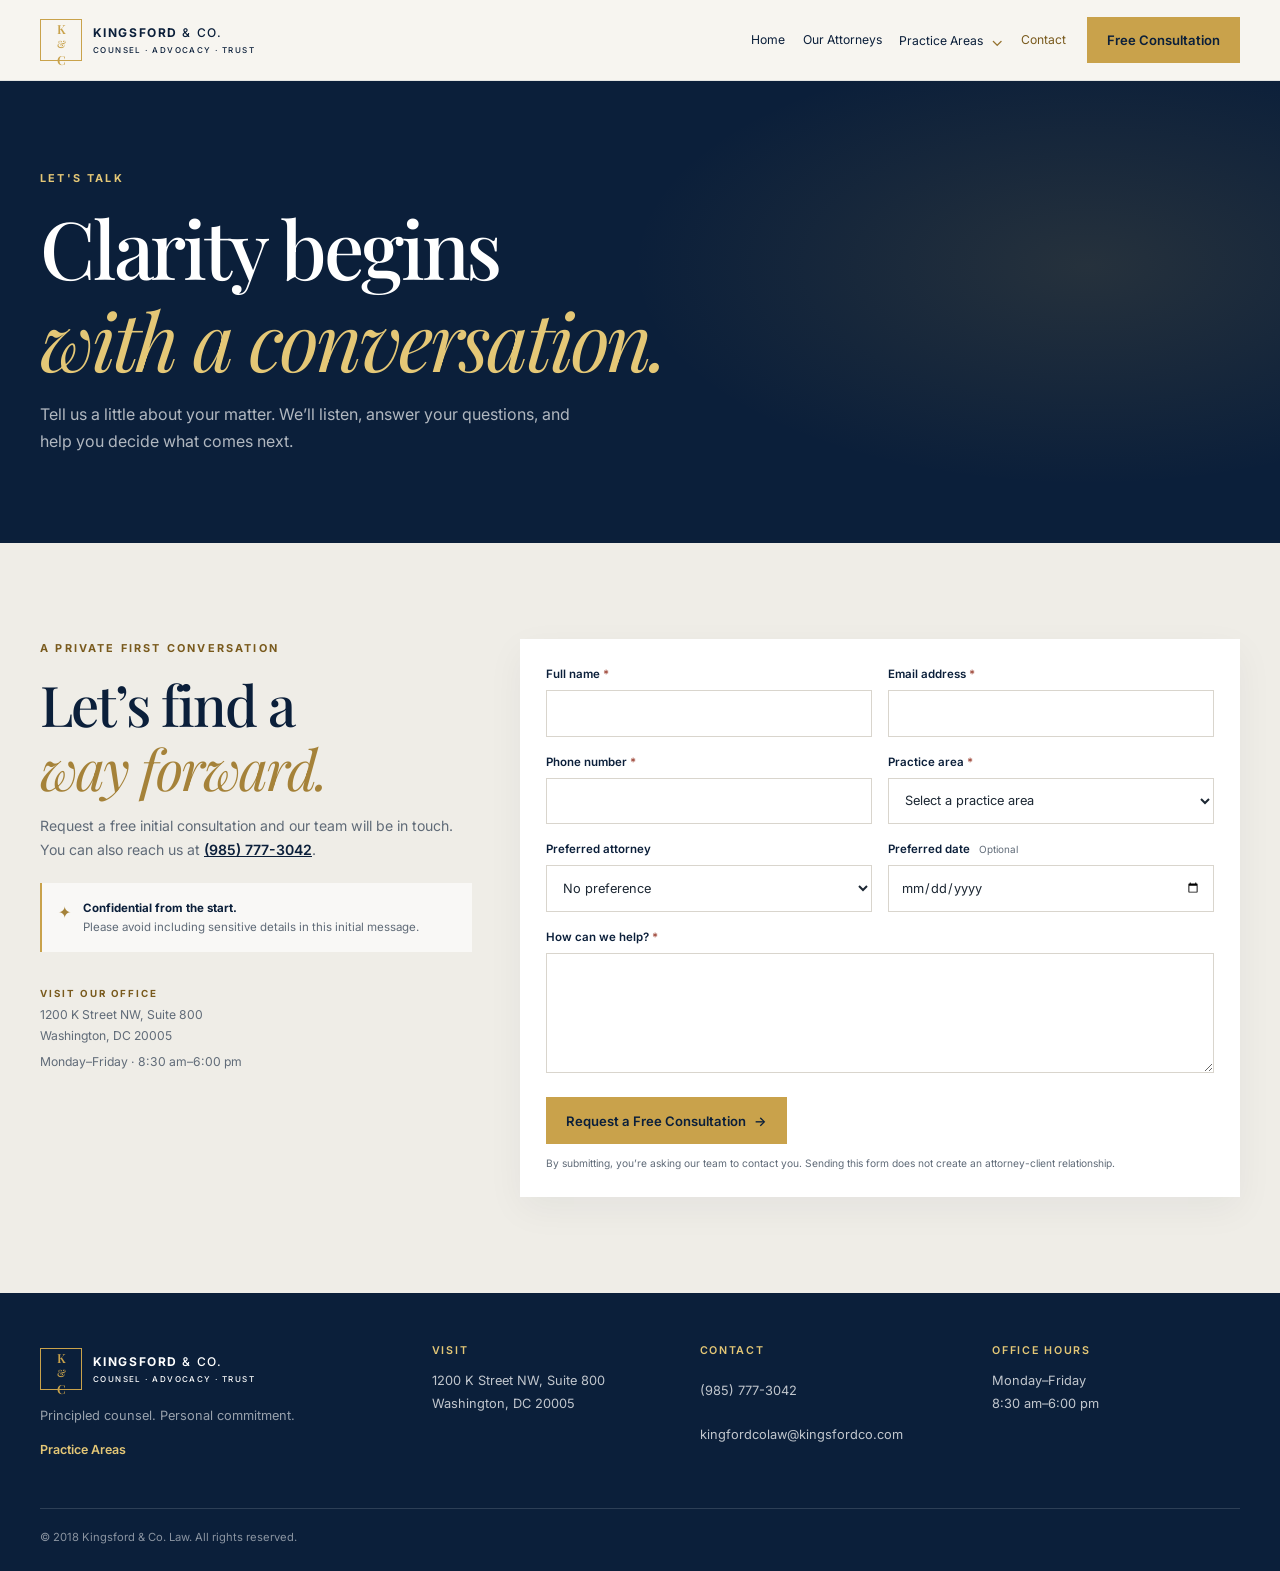
<file: contact.html>
<!doctype html>
<html lang="en">
<head>
  <meta charset="utf-8"><meta name="viewport" content="width=device-width, initial-scale=1"><meta name="theme-color" content="#0b1f3a">
  <meta name="description" content="Arrange a free, confidential initial consultation with Kingsford & Co. Law.">
  <title>Contact | Kingsford &amp; Co. Law</title>
  <link rel="canonical" href="https://kingsford-co-law.vercel.app/contact.html">
  <meta property="og:type" content="website"><meta property="og:site_name" content="Kingsford &amp; Co. Law"><meta property="og:title" content="Contact | Kingsford &amp; Co. Law"><meta property="og:description" content="Arrange a free, confidential initial consultation with Kingsford &amp; Co. Law."><meta property="og:url" content="https://kingsford-co-law.vercel.app/contact.html"><meta property="og:image" content="https://images.unsplash.com/photo-1497366754035-f200968a6e72?auto=format&amp;fit=crop&amp;w=1200&amp;q=85"><meta property="og:image:alt" content="Sunlit, contemporary law office"><meta name="twitter:card" content="summary_large_image">
  <link rel="icon" href="assets/favicon.svg" type="image/svg+xml"><link rel="preconnect" href="https://fonts.googleapis.com"><link rel="preconnect" href="https://fonts.gstatic.com" crossorigin>
  <link href="https://fonts.googleapis.com/css2?family=Inter:wght@400;500;600;700&family=Playfair+Display:wght@400;500;600;700&display=swap" rel="stylesheet"><link rel="stylesheet" href="css/style.css">
</head>
<body>
  <a class="skip-link" href="#main">Skip to content</a>
  <header class="site-header"><div class="container header-inner">
    <a class="brand" href="index.html" aria-label="Kingsford & Co. Law home"><span class="brand-mark">K<span>&amp;</span>C</span><span class="brand-name">KINGSFORD <span>&amp; CO.</span><small>COUNSEL · ADVOCACY · TRUST</small></span></a>
    <button class="menu-toggle" type="button" aria-label="Open navigation menu" aria-expanded="false" aria-controls="primary-navigation"><span></span><span></span></button>
    <nav class="primary-navigation" id="primary-navigation" aria-label="Main navigation"><a href="index.html">Home</a><a href="attorneys.html">Our Attorneys</a><div class="nav-dropdown"><button class="nav-dropdown-toggle" type="button" aria-expanded="false" aria-controls="practice-area-menu">Practice Areas <span aria-hidden="true">⌄</span></button><div class="nav-dropdown-menu" id="practice-area-menu"><a href="practice-areas.html#corporate-law">Corporate Law</a><a href="practice-areas.html#family-law">Family Law</a><a href="practice-areas.html#criminal-defense">Criminal Defense</a><a href="practice-areas.html#real-estate-law">Real Estate</a><a href="practice-areas.html#immigration-law">Immigration</a><a href="practice-areas.html#personal-injury">Personal Injury</a></div></div><a href="contact.html" aria-current="page">Contact</a><a class="button button-gold nav-cta" href="#consultation-form">Free Consultation</a></nav>
  </div></header>
  <main id="main">
    <section class="page-hero"><div class="container page-hero-inner"><p class="eyebrow">LET'S TALK</p><h1>Clarity begins<br><em>with a conversation.</em></h1><p>Tell us a little about your matter. We’ll listen, answer your questions, and help you decide what comes next.</p></div></section>
    <section class="consultation-section section-pad" id="consultation-form" aria-labelledby="contact-consultation-title"><div class="container consultation-layout">
      <div class="consultation-intro"><p class="eyebrow">A PRIVATE FIRST CONVERSATION</p><h2 id="contact-consultation-title">Let’s find a<br><em>way forward.</em></h2><p>Request a free initial consultation and our team will be in touch. You can also reach us at <a href="tel:+19857773042">(985) 777-3042</a>.</p><div class="consultation-promise"><span aria-hidden="true">✦</span><p><strong>Confidential from the start.</strong><br>Please avoid including sensitive details in this initial message.</p></div><div class="office-detail"><span class="eyebrow">VISIT OUR OFFICE</span><p>1200 K Street NW, Suite 800<br>Washington, DC 20005</p><p>Monday–Friday · 8:30 am–6:00 pm</p></div></div>
      <form class="consultation-form" data-consultation-form action="https://formspree.io/f/mnjgvewv" method="POST" novalidate>
        <input type="hidden" name="_subject" value="Free consultation request — Kingsford & Co. Law">
        <div class="form-grid">
          <div class="form-field"><label for="contact-full-name">Full name <span aria-hidden="true">*</span></label><input id="contact-full-name" name="full_name" type="text" autocomplete="name" required data-field="name" aria-describedby="contact-full-name-error"><span class="field-error" id="contact-full-name-error"></span></div>
          <div class="form-field"><label for="contact-email">Email address <span aria-hidden="true">*</span></label><input id="contact-email" name="email" type="email" autocomplete="email" required data-field="email" aria-describedby="contact-email-error"><span class="field-error" id="contact-email-error"></span></div>
          <div class="form-field"><label for="contact-phone">Phone number <span aria-hidden="true">*</span></label><input id="contact-phone" name="phone" type="tel" autocomplete="tel" required data-field="phone" aria-describedby="contact-phone-error"><span class="field-error" id="contact-phone-error"></span></div>
          <div class="form-field"><label for="contact-practice">Practice area <span aria-hidden="true">*</span></label><select id="contact-practice" name="practice_area" required data-field="practice" aria-describedby="contact-practice-error"><option value="">Select a practice area</option><option>Corporate</option><option>Family</option><option>Criminal Defense</option><option>Real Estate</option><option>Immigration</option><option>Personal Injury</option><option>Not sure yet</option></select><span class="field-error" id="contact-practice-error"></span></div>
          <div class="form-field"><label for="contact-attorney">Preferred attorney</label><select id="contact-attorney" name="preferred_attorney" data-field="attorney" aria-describedby="contact-attorney-error"><option>No preference</option><option>James Kingsford</option><option>Daniel Okafor</option><option>Elizabeth Hart</option><option>Marcus Bennett</option><option>Sophia Laurent</option></select><span class="field-error" id="contact-attorney-error"></span></div>
          <div class="form-field"><label for="contact-date">Preferred date <span class="optional-label">Optional</span></label><input id="contact-date" name="preferred_date" type="date" data-field="date" aria-describedby="contact-date-error"><span class="field-error" id="contact-date-error"></span></div>
          <div class="form-field form-field-wide"><label for="contact-message">How can we help? <span aria-hidden="true">*</span></label><textarea id="contact-message" name="message" rows="5" required data-field="message" aria-describedby="contact-message-error"></textarea><span class="field-error" id="contact-message-error"></span></div>
        </div>
        <button class="button button-gold form-submit" type="submit">Request a Free Consultation <span aria-hidden="true">→</span></button>
        <p class="form-status" data-form-status role="status" aria-live="polite"></p>
        <p class="form-privacy">By submitting, you’re asking our team to contact you. Sending this form does not create an attorney-client relationship.</p>
      </form>
    </div></section>
  </main>
  <footer class="site-footer"><div class="container footer-grid">
    <div class="footer-brand"><a class="brand brand-light" href="index.html"><span class="brand-mark">K<span>&amp;</span>C</span><span class="brand-name">KINGSFORD <span>&amp; CO.</span><small>COUNSEL · ADVOCACY · TRUST</small></span></a><p>Principled counsel. Personal commitment.</p><a class="footer-practice-link" href="practice-areas.html">Practice Areas</a></div>
    <div><h2>Visit</h2><p>1200 K Street NW, Suite 800<br>Washington, DC 20005</p></div><div><h2>Contact</h2><p><a href="tel:+19857773042">(985) 777-3042</a><br><a href="mailto:kingfordcolaw@kingsfordco.com">kingfordcolaw@kingsfordco.com</a></p></div><div><h2>Office hours</h2><p>Monday–Friday<br>8:30 am–6:00 pm</p></div>
  </div><div class="container footer-bottom"><span>© 2018 Kingsford &amp; Co. Law. All rights reserved.</span></div></footer>
  <a class="back-to-top" href="#main" aria-label="Back to top">↑</a><a class="mobile-call" href="tel:+19857773042" aria-label="Call Kingsford & Co. Law now">Call now <span aria-hidden="true">↗</span></a><script src="js/main.js" defer></script>
</body>
</html>
</file>
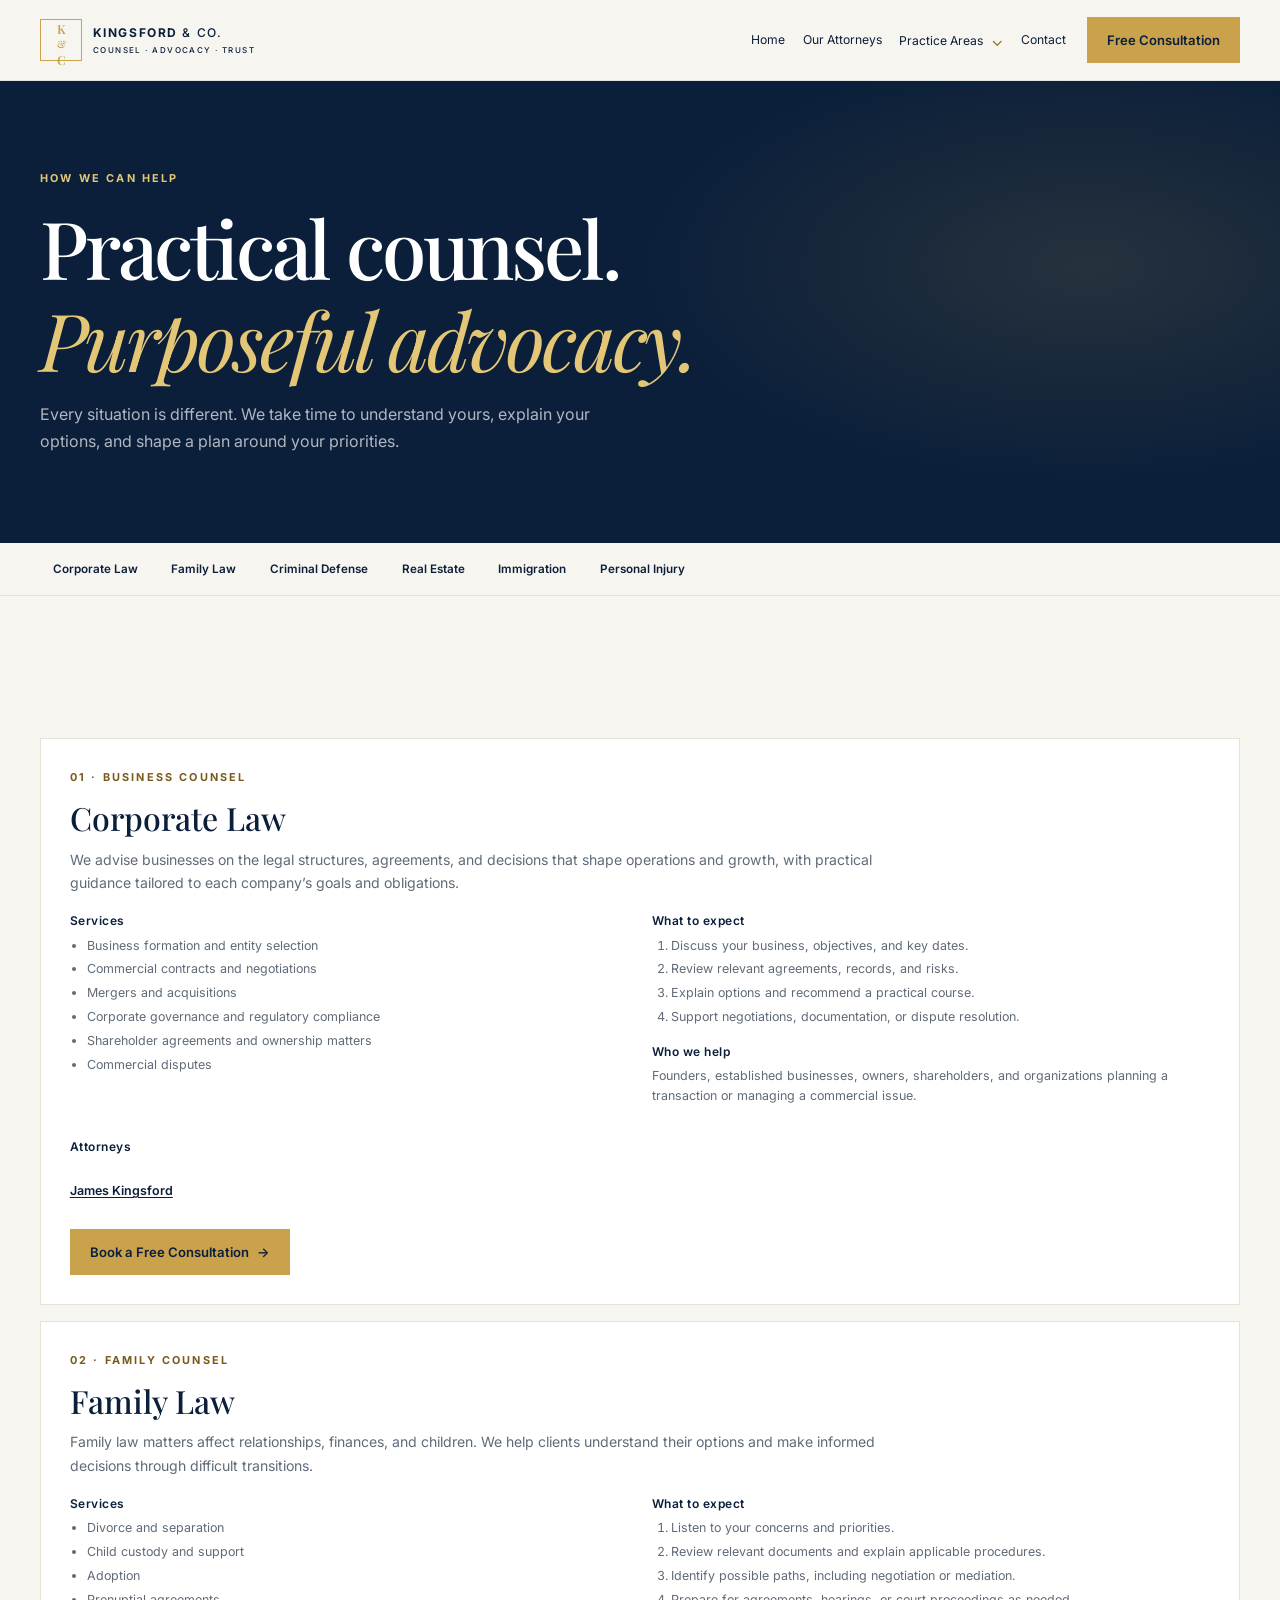
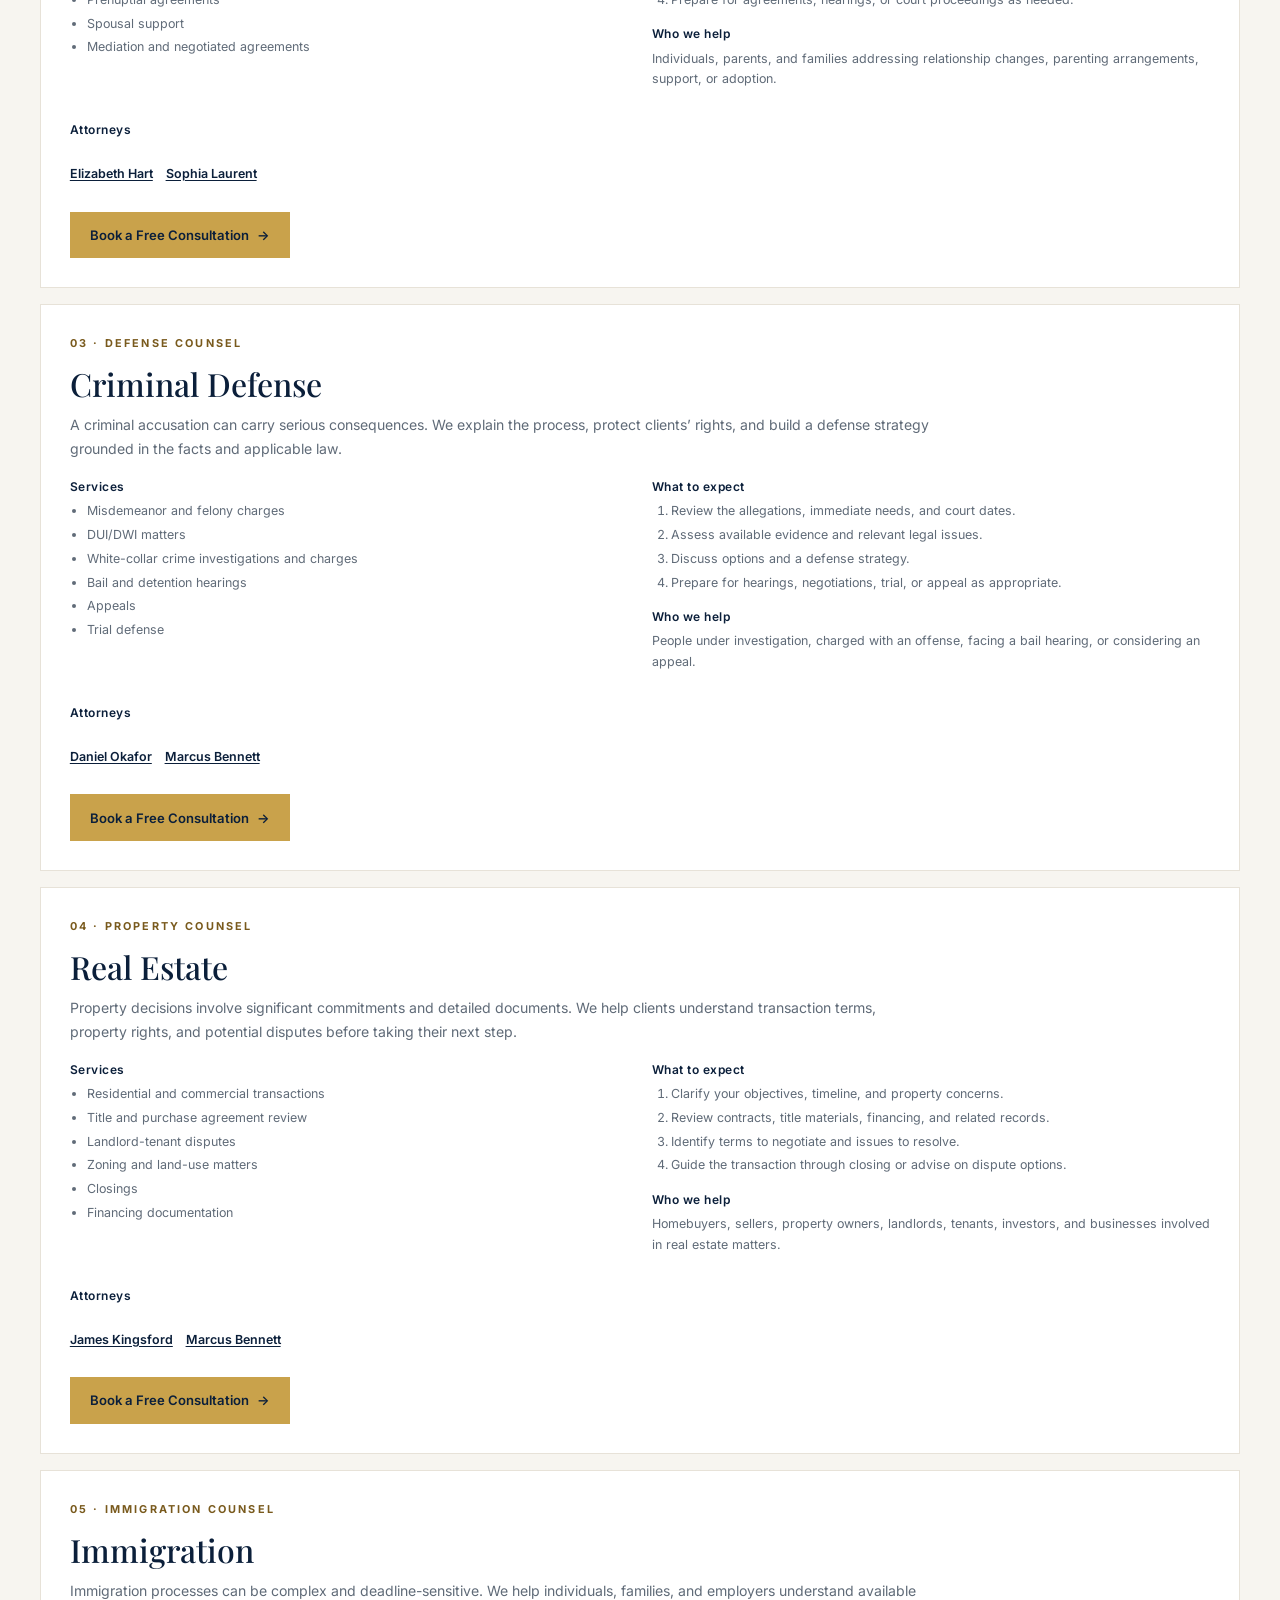
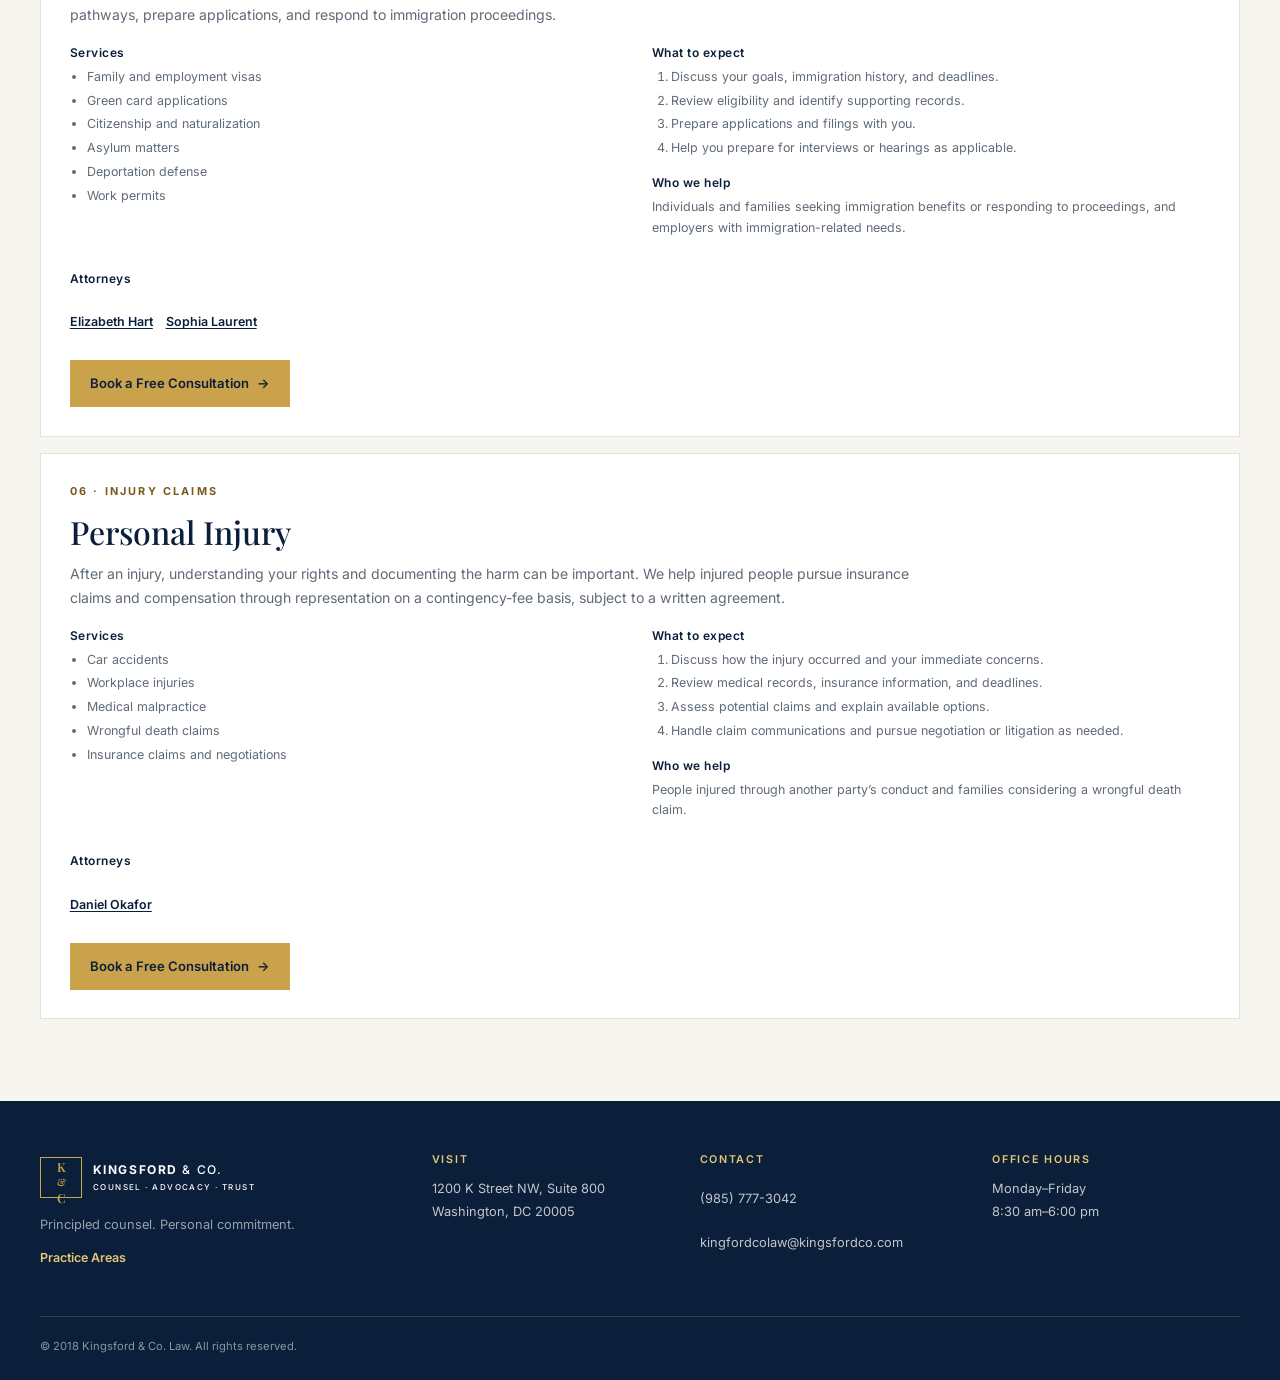
<file: practice-areas.html>
<!doctype html>
<html lang="en">
<head>
  <meta charset="utf-8"><meta name="viewport" content="width=device-width, initial-scale=1"><meta name="theme-color" content="#0b1f3a">
  <meta name="description" content="Explore corporate, family, criminal defense, real estate, immigration, and personal injury services at Kingsford & Co. Law.">
  <title>Practice Areas | Kingsford &amp; Co. Law</title>
  <link rel="canonical" href="https://kingsford-co-law.vercel.app/practice-areas.html">
  <meta property="og:type" content="website"><meta property="og:site_name" content="Kingsford &amp; Co. Law"><meta property="og:title" content="Practice Areas | Kingsford &amp; Co. Law"><meta property="og:description" content="Explore legal services and the people we help."><meta property="og:url" content="https://kingsford-co-law.vercel.app/practice-areas.html"><meta name="twitter:card" content="summary">
  <link rel="icon" href="assets/favicon.svg" type="image/svg+xml"><link rel="preconnect" href="https://fonts.googleapis.com"><link rel="preconnect" href="https://fonts.gstatic.com" crossorigin>
  <link href="https://fonts.googleapis.com/css2?family=Inter:wght@400;500;600;700&family=Playfair+Display:wght@400;500;600;700&display=swap" rel="stylesheet"><link rel="stylesheet" href="css/style.css">
</head>
<body>
  <a class="skip-link" href="#main">Skip to content</a>
  <header class="site-header"><div class="container header-inner">
    <a class="brand" href="index.html" aria-label="Kingsford & Co. Law home"><span class="brand-mark">K<span>&amp;</span>C</span><span class="brand-name">KINGSFORD <span>&amp; CO.</span><small>COUNSEL · ADVOCACY · TRUST</small></span></a>
    <button class="menu-toggle" type="button" aria-label="Open navigation menu" aria-expanded="false" aria-controls="primary-navigation"><span></span><span></span></button>
    <nav class="primary-navigation" id="primary-navigation" aria-label="Main navigation"><a href="index.html">Home</a><a href="attorneys.html">Our Attorneys</a><div class="nav-dropdown"><button class="nav-dropdown-toggle" type="button" aria-expanded="false" aria-controls="practice-area-menu">Practice Areas <span aria-hidden="true">⌄</span></button><div class="nav-dropdown-menu" id="practice-area-menu"><a href="#corporate-law">Corporate Law</a><a href="#family-law">Family Law</a><a href="#criminal-defense">Criminal Defense</a><a href="#real-estate-law">Real Estate</a><a href="#immigration-law">Immigration</a><a href="#personal-injury">Personal Injury</a></div></div><a href="contact.html">Contact</a><a class="button button-gold nav-cta" href="contact.html">Free Consultation</a></nav>
  </div></header>
  <main id="main">
    <section class="page-hero"><div class="container page-hero-inner"><p class="eyebrow">HOW WE CAN HELP</p><h1>Practical counsel.<br><em>Purposeful advocacy.</em></h1><p>Every situation is different. We take time to understand yours, explain your options, and shape a plan around your priorities.</p></div></section>
    <nav class="practice-quicklinks" aria-label="On this page"><div class="container practice-quicklinks-inner"><a href="#corporate-law">Corporate Law</a><a href="#family-law">Family Law</a><a href="#criminal-defense">Criminal Defense</a><a href="#real-estate-law">Real Estate</a><a href="#immigration-law">Immigration</a><a href="#personal-injury">Personal Injury</a></div></nav>
    <section class="practice-directory section-pad"><div class="container practice-detail-list">
      <article class="practice-detail reveal" id="corporate-law" aria-labelledby="corporate-law-title"><p class="eyebrow">01 · BUSINESS COUNSEL</p><h2 id="corporate-law-title">Corporate Law</h2><p class="practice-detail-overview">We advise businesses on the legal structures, agreements, and decisions that shape operations and growth, with practical guidance tailored to each company’s goals and obligations.</p><div class="practice-detail-grid"><div><h3>Services</h3><ul><li>Business formation and entity selection</li><li>Commercial contracts and negotiations</li><li>Mergers and acquisitions</li><li>Corporate governance and regulatory compliance</li><li>Shareholder agreements and ownership matters</li><li>Commercial disputes</li></ul></div><div><h3>What to expect</h3><ol><li>Discuss your business, objectives, and key dates.</li><li>Review relevant agreements, records, and risks.</li><li>Explain options and recommend a practical course.</li><li>Support negotiations, documentation, or dispute resolution.</li></ol><h3>Who we help</h3><p>Founders, established businesses, owners, shareholders, and organizations planning a transaction or managing a commercial issue.</p></div></div><div class="practice-attorneys"><h3>Attorneys</h3><a href="attorney-1.html">James Kingsford</a></div><a class="button button-gold" href="contact.html?practice=Corporate#consultation-form">Book a Free Consultation <span aria-hidden="true">→</span></a></article>
      <article class="practice-detail reveal" id="family-law" aria-labelledby="family-law-title"><p class="eyebrow">02 · FAMILY COUNSEL</p><h2 id="family-law-title">Family Law</h2><p class="practice-detail-overview">Family law matters affect relationships, finances, and children. We help clients understand their options and make informed decisions through difficult transitions.</p><div class="practice-detail-grid"><div><h3>Services</h3><ul><li>Divorce and separation</li><li>Child custody and support</li><li>Adoption</li><li>Prenuptial agreements</li><li>Spousal support</li><li>Mediation and negotiated agreements</li></ul></div><div><h3>What to expect</h3><ol><li>Listen to your concerns and priorities.</li><li>Review relevant documents and explain applicable procedures.</li><li>Identify possible paths, including negotiation or mediation.</li><li>Prepare for agreements, hearings, or court proceedings as needed.</li></ol><h3>Who we help</h3><p>Individuals, parents, and families addressing relationship changes, parenting arrangements, support, or adoption.</p></div></div><div class="practice-attorneys"><h3>Attorneys</h3><a href="attorney-3.html">Elizabeth Hart</a><a href="attorney-5.html">Sophia Laurent</a></div><a class="button button-gold" href="contact.html?practice=Family#consultation-form">Book a Free Consultation <span aria-hidden="true">→</span></a></article>
      <article class="practice-detail reveal" id="criminal-defense" aria-labelledby="criminal-defense-title"><p class="eyebrow">03 · DEFENSE COUNSEL</p><h2 id="criminal-defense-title">Criminal Defense</h2><p class="practice-detail-overview">A criminal accusation can carry serious consequences. We explain the process, protect clients’ rights, and build a defense strategy grounded in the facts and applicable law.</p><div class="practice-detail-grid"><div><h3>Services</h3><ul><li>Misdemeanor and felony charges</li><li>DUI/DWI matters</li><li>White-collar crime investigations and charges</li><li>Bail and detention hearings</li><li>Appeals</li><li>Trial defense</li></ul></div><div><h3>What to expect</h3><ol><li>Review the allegations, immediate needs, and court dates.</li><li>Assess available evidence and relevant legal issues.</li><li>Discuss options and a defense strategy.</li><li>Prepare for hearings, negotiations, trial, or appeal as appropriate.</li></ol><h3>Who we help</h3><p>People under investigation, charged with an offense, facing a bail hearing, or considering an appeal.</p></div></div><div class="practice-attorneys"><h3>Attorneys</h3><a href="attorney-2.html">Daniel Okafor</a><a href="attorney-4.html">Marcus Bennett</a></div><a class="button button-gold" href="contact.html?practice=Criminal%20Defense#consultation-form">Book a Free Consultation <span aria-hidden="true">→</span></a></article>
      <article class="practice-detail reveal" id="real-estate-law" aria-labelledby="real-estate-law-title"><p class="eyebrow">04 · PROPERTY COUNSEL</p><h2 id="real-estate-law-title">Real Estate</h2><p class="practice-detail-overview">Property decisions involve significant commitments and detailed documents. We help clients understand transaction terms, property rights, and potential disputes before taking their next step.</p><div class="practice-detail-grid"><div><h3>Services</h3><ul><li>Residential and commercial transactions</li><li>Title and purchase agreement review</li><li>Landlord-tenant disputes</li><li>Zoning and land-use matters</li><li>Closings</li><li>Financing documentation</li></ul></div><div><h3>What to expect</h3><ol><li>Clarify your objectives, timeline, and property concerns.</li><li>Review contracts, title materials, financing, and related records.</li><li>Identify terms to negotiate and issues to resolve.</li><li>Guide the transaction through closing or advise on dispute options.</li></ol><h3>Who we help</h3><p>Homebuyers, sellers, property owners, landlords, tenants, investors, and businesses involved in real estate matters.</p></div></div><div class="practice-attorneys"><h3>Attorneys</h3><a href="attorney-1.html">James Kingsford</a><a href="attorney-4.html">Marcus Bennett</a></div><a class="button button-gold" href="contact.html?practice=Real%20Estate#consultation-form">Book a Free Consultation <span aria-hidden="true">→</span></a></article>
      <article class="practice-detail reveal" id="immigration-law" aria-labelledby="immigration-law-title"><p class="eyebrow">05 · IMMIGRATION COUNSEL</p><h2 id="immigration-law-title">Immigration</h2><p class="practice-detail-overview">Immigration processes can be complex and deadline-sensitive. We help individuals, families, and employers understand available pathways, prepare applications, and respond to immigration proceedings.</p><div class="practice-detail-grid"><div><h3>Services</h3><ul><li>Family and employment visas</li><li>Green card applications</li><li>Citizenship and naturalization</li><li>Asylum matters</li><li>Deportation defense</li><li>Work permits</li></ul></div><div><h3>What to expect</h3><ol><li>Discuss your goals, immigration history, and deadlines.</li><li>Review eligibility and identify supporting records.</li><li>Prepare applications and filings with you.</li><li>Help you prepare for interviews or hearings as applicable.</li></ol><h3>Who we help</h3><p>Individuals and families seeking immigration benefits or responding to proceedings, and employers with immigration-related needs.</p></div></div><div class="practice-attorneys"><h3>Attorneys</h3><a href="attorney-3.html">Elizabeth Hart</a><a href="attorney-5.html">Sophia Laurent</a></div><a class="button button-gold" href="contact.html?practice=Immigration#consultation-form">Book a Free Consultation <span aria-hidden="true">→</span></a></article>
      <article class="practice-detail reveal" id="personal-injury" aria-labelledby="personal-injury-title"><p class="eyebrow">06 · INJURY CLAIMS</p><h2 id="personal-injury-title">Personal Injury</h2><p class="practice-detail-overview">After an injury, understanding your rights and documenting the harm can be important. We help injured people pursue insurance claims and compensation through representation on a contingency-fee basis, subject to a written agreement.</p><div class="practice-detail-grid"><div><h3>Services</h3><ul><li>Car accidents</li><li>Workplace injuries</li><li>Medical malpractice</li><li>Wrongful death claims</li><li>Insurance claims and negotiations</li></ul></div><div><h3>What to expect</h3><ol><li>Discuss how the injury occurred and your immediate concerns.</li><li>Review medical records, insurance information, and deadlines.</li><li>Assess potential claims and explain available options.</li><li>Handle claim communications and pursue negotiation or litigation as needed.</li></ol><h3>Who we help</h3><p>People injured through another party’s conduct and families considering a wrongful death claim.</p></div></div><div class="practice-attorneys"><h3>Attorneys</h3><a href="attorney-2.html">Daniel Okafor</a></div><a class="button button-gold" href="contact.html?practice=Personal%20Injury#consultation-form">Book a Free Consultation <span aria-hidden="true">→</span></a></article>
    </div></section>
  </main>
  <footer class="site-footer"><div class="container footer-grid">
    <div class="footer-brand"><a class="brand brand-light" href="index.html"><span class="brand-mark">K<span>&amp;</span>C</span><span class="brand-name">KINGSFORD <span>&amp; CO.</span><small>COUNSEL · ADVOCACY · TRUST</small></span></a><p>Principled counsel. Personal commitment.</p><a class="footer-practice-link" href="practice-areas.html">Practice Areas</a></div>
    <div><h2>Visit</h2><p>1200 K Street NW, Suite 800<br>Washington, DC 20005</p></div><div><h2>Contact</h2><p><a href="tel:+19857773042">(985) 777-3042</a><br><a href="mailto:kingfordcolaw@kingsfordco.com">kingfordcolaw@kingsfordco.com</a></p></div><div><h2>Office hours</h2><p>Monday–Friday<br>8:30 am–6:00 pm</p></div>
  </div><div class="container footer-bottom"><span>© 2018 Kingsford &amp; Co. Law. All rights reserved.</span></div></footer>
  <a class="back-to-top" href="#main" aria-label="Back to top">↑</a><a class="mobile-call" href="tel:+19857773042" aria-label="Call Kingsford & Co. Law now">Call now <span aria-hidden="true">↗</span></a><script src="js/main.js" defer></script>
</body>
</html>
</file>
<file: css/style.css>
:root {
  color-scheme: light;
  --navy: #0b1f3a;
  --navy-light: #173353;
  --gold: #c9a24b;
  --gold-light: #e4c776;
  --paper: #f7f5f0;
  --white: #fff;
  --ink: #1c2733;
  --muted: #606b78;
  --line: #e7e2d8;
  --serif: "Playfair Display", Georgia, serif;
  --sans: "Inter", Arial, sans-serif;
}

* { box-sizing: border-box; }
html { scroll-behavior: smooth; scroll-padding-top: 5.5rem; }
body { margin: 0; color: var(--ink); background: var(--paper); font-family: var(--sans); font-size: 1rem; line-height: 1.7; -webkit-font-smoothing: antialiased; }
body, button, input, select, textarea { font-family: var(--sans); }
img { display: block; max-width: 100%; }
a { color: inherit; }
button, a { -webkit-tap-highlight-color: transparent; }
button { color: inherit; }
h1, h2, h3, p { margin-top: 0; }
h1, h2, h3 { font-family: var(--serif); font-weight: 500; line-height: 1.15; }
.container { width: min(100% - 2.5rem, 75rem); margin-inline: auto; }
.skip-link { position: absolute; z-index: 20; top: .5rem; left: .5rem; padding: .7rem 1rem; color: var(--white); background: var(--navy); transform: translateY(-150%); }
.skip-link:focus { transform: translateY(0); }
.site-header { position: sticky; z-index: 10; top: 0; background: rgb(247 245 240 / 96%); border-bottom: 1px solid rgb(11 31 58 / 8%); backdrop-filter: blur(14px); }
.header-inner { min-height: 5rem; display: flex; align-items: center; justify-content: space-between; gap: 1rem; }
.brand { display: inline-flex; align-items: center; gap: .7rem; color: var(--navy); text-decoration: none; }
.brand-mark { width: 2.6rem; height: 2.6rem; display: grid; place-items: center; border: 1px solid var(--gold); color: var(--gold); font: 600 .78rem var(--serif); letter-spacing: -.05em; }
.brand-mark span { margin-inline: .04rem; color: var(--gold); font-size: .64rem; }
.brand-name { font-size: .75rem; font-weight: 700; line-height: 1.25; letter-spacing: .13em; }
.brand-name > span { font-weight: 500; }
.brand-name small { display: block; margin-top: .3rem; font-size: .5rem; font-weight: 500; letter-spacing: .18em; }
.menu-toggle { width: 2.9rem; height: 2.9rem; display: grid; place-content: center; gap: .35rem; padding: .6rem; border: 1px solid var(--line); background: transparent; cursor: pointer; }
.menu-toggle span { width: 1.15rem; height: 1px; background: var(--navy); }
.primary-navigation { position: absolute; inset: 5rem 0 auto; display: none; padding: .75rem 1.25rem 1.25rem; background: var(--paper); border-bottom: 1px solid var(--line); }
.primary-navigation.is-open { display: grid; }
.primary-navigation > a:not(.button), .nav-dropdown-toggle { min-height: 2.9rem; display: flex; align-items: center; color: var(--navy); font-size: .88rem; text-decoration: none; }
.nav-dropdown { position: relative; }
.nav-dropdown-toggle { width: 100%; justify-content: space-between; gap: .5rem; padding: 0; border: 0; background: transparent; font-family: var(--sans); cursor: pointer; }
.nav-dropdown-toggle span { color: #94712d; font-size: 1rem; }
.nav-dropdown-menu { display: none; padding-left: .9rem; }
.nav-dropdown.is-open .nav-dropdown-menu { display: grid; }
.nav-dropdown-menu a { min-height: 2.9rem; display: flex; align-items: center; color: var(--navy); font-size: .82rem; text-decoration: none; }
.nav-dropdown-menu a:hover, .nav-dropdown-menu a:focus-visible { color: #795a1d; }
.primary-navigation > a[aria-current="page"] { color: #795a1d; }
.button { min-height: 2.9rem; display: inline-flex; align-items: center; justify-content: center; gap: .5rem; padding: .7rem 1.2rem; border: 1px solid transparent; font-size: .82rem; font-weight: 600; text-align: center; text-decoration: none; transition: background .2s ease, color .2s ease, transform .2s ease; }
.button:hover { transform: translateY(-2px); }
.button-gold { color: var(--navy); background: var(--gold); }
.button-gold:hover { background: var(--gold-light); }
.button-outline { border-color: rgb(255 255 255 / 55%); color: var(--white); }
.button-outline:hover { color: var(--navy); background: var(--white); }
.eyebrow { margin-bottom: .85rem; color: #795a1d; font-size: .68rem; font-weight: 700; letter-spacing: .2em; text-transform: uppercase; }
.section-pad { padding-block: 4.5rem; }
.section-heading { max-width: 39rem; margin-bottom: 2rem; }
.section-heading h2, .why-copy h2, .reviews-intro h2 { margin-bottom: .85rem; color: var(--navy); font-size: clamp(2.15rem, 8vw, 3.6rem); letter-spacing: -.035em; }
.section-heading h2 em, .why-copy h2 em, .reviews-intro h2 em { color: #a58239; font-weight: 400; }
.section-heading > p:not(.eyebrow) { max-width: 34rem; margin-bottom: 0; color: var(--muted); font-size: .95rem; }
.hero { position: relative; overflow: hidden; padding-block: 2.2rem 3.5rem; background: var(--navy); color: var(--white); }
.hero-grid { display: grid; gap: 2rem; }
.hero-copy { position: relative; z-index: 1; align-self: center; padding-block: 1.1rem; }
.hero-copy .eyebrow { color: var(--gold-light); }
.hero-copy h1 { margin-bottom: 1.25rem; font-size: clamp(2.8rem, 11vw, 5.4rem); letter-spacing: -.045em; }
.hero-copy h1 em { color: var(--gold-light); font-weight: 400; }
.hero-description { max-width: 28rem; margin-bottom: 1.5rem; color: rgb(255 255 255 / 73%); font-size: 1.02rem; }
.hero-actions { display: flex; flex-wrap: wrap; align-items: center; gap: 1rem 1.35rem; }
.text-link { min-height: 2.9rem; display: inline-flex; align-items: center; gap: .55rem; color: var(--navy); font-size: .83rem; font-weight: 600; text-decoration: none; }
.hero .text-link, .why-section .text-link { color: var(--white); }
.text-link span, .practice-card a span { color: #a58239; transition: transform .2s ease; }
.text-link:hover span, .practice-card a:hover span { transform: translateX(4px); }
.hero-trust { display: flex; align-items: center; gap: .8rem; margin-top: 2.3rem; color: rgb(255 255 255 / 55%); font-size: .68rem; letter-spacing: .04em; }
.trust-rule { width: 2.3rem; height: 1px; background: var(--gold); }
.hero-visual { position: relative; min-height: 15rem; overflow: hidden; background: #25415b; }
.hero-visual::after { position: absolute; inset: 45% 0 0; content: ""; background: linear-gradient(transparent, rgb(5 17 31 / 74%)); }
.hero-visual > img { width: 100%; height: 100%; min-height: 15rem; position: absolute; inset: 0; object-fit: cover; }
.hero-image-caption { position: absolute; z-index: 1; right: 1rem; bottom: 1rem; left: 1rem; display: flex; align-items: center; gap: .8rem; color: var(--white); font-size: .75rem; line-height: 1.45; }
.hero-image-caption strong { font-family: var(--serif); font-size: 1rem; font-weight: 500; }
.caption-mark { width: 2.6rem; height: 2.6rem; display: grid; place-items: center; border: 1px solid var(--gold-light); color: var(--gold-light); font-family: var(--serif); font-size: .75rem; }
.practice-section { background: var(--paper); }
.practice-grid { display: grid; grid-template-columns: 1fr; gap: 1px; border: 1px solid var(--line); background: var(--line); }
.practice-card { position: relative; min-height: 15rem; padding: 1.45rem; background: var(--white); transition: background .2s ease, transform .2s ease; }
.practice-card:hover { z-index: 1; background: #fdfcf9; transform: translateY(-2px); }
.practice-number { position: absolute; top: 1rem; right: 1.1rem; color: #706d68; font-size: .65rem; letter-spacing: .1em; }
.practice-icon { width: 2.45rem; height: 2.45rem; display: grid; place-items: center; margin-bottom: 1.2rem; border: 1px solid #e8dfca; color: #a58239; font-family: var(--serif); font-size: 1.25rem; }
.practice-card h3 { margin-bottom: .55rem; color: var(--navy); font-size: 1.3rem; }
.practice-card p { margin-bottom: 1.1rem; color: var(--muted); font-size: .8rem; line-height: 1.65; }
.practice-card a { min-height: 2.75rem; display: inline-flex; align-items: center; gap: .45rem; color: var(--navy); font-size: .71rem; font-weight: 700; text-decoration: none; }
.practice-detail-list { display: grid; gap: 1rem; margin-top: 2rem; }
.practice-detail { scroll-margin-top: 6rem; padding: 1.3rem; border: 1px solid var(--line); background: var(--white); }
.practice-detail h2 { margin-bottom: .65rem; color: var(--navy); font-size: clamp(1.45rem, 5vw, 2rem); }
.practice-detail-overview { max-width: 54rem; color: var(--muted); font-size: .88rem; }
.practice-detail-grid { display: grid; gap: .7rem 1.5rem; margin-bottom: 1rem; }
.practice-detail-grid h3, .practice-attorneys h3 { margin: .25rem 0 .45rem; color: var(--navy); font: 600 .75rem var(--sans); letter-spacing: .04em; }
.practice-detail-grid p, .practice-detail-grid li { color: var(--muted); font-size: .78rem; line-height: 1.65; }
.practice-detail-grid ul { margin: 0; padding-left: 1.1rem; }
.practice-detail-grid ol { margin: 0 0 1rem; padding-left: 1.2rem; }
.practice-detail-grid li + li { margin-top: .2rem; }
.practice-detail .button { min-height: 2.9rem; }
.practice-quicklinks { position: sticky; z-index: 8; top: 5rem; border-bottom: 1px solid var(--line); background: rgb(247 245 240 / 97%); backdrop-filter: blur(12px); }
.practice-quicklinks-inner { display: flex; gap: .5rem; overflow-x: auto; overscroll-behavior-inline: contain; scrollbar-width: thin; }
.practice-quicklinks a { min-height: 3.25rem; flex: 0 0 auto; display: inline-flex; align-items: center; padding-inline: .8rem; color: var(--navy); font-size: .73rem; font-weight: 600; text-decoration: none; white-space: nowrap; }
.practice-quicklinks a:hover, .practice-quicklinks a:focus-visible { color: #795a1d; }
.practice-attorneys { display: flex; flex-wrap: wrap; align-items: baseline; gap: .45rem .8rem; margin: 1rem 0; }
.practice-attorneys h3 { flex-basis: 100%; }
.practice-attorneys a, .footer-practice-link { min-height: 2.75rem; display: inline-flex; align-items: center; color: var(--navy); font-size: .78rem; font-weight: 600; text-decoration: underline; text-underline-offset: .2em; }
.footer-practice-link { color: var(--gold-light); }
.why-section { position: relative; overflow: hidden; color: var(--white); background: var(--navy); }
.why-grid { display: grid; gap: 2.5rem; }
.why-copy { max-width: 33rem; }
.why-copy .eyebrow, .reviews-intro .eyebrow { color: var(--gold-light); }
.why-copy h2 { color: var(--white); }
.why-copy h2 em, .reviews-intro h2 em { color: var(--gold-light); }
.why-copy > p:not(.eyebrow) { max-width: 30rem; margin-bottom: 1.5rem; color: rgb(255 255 255 / 68%); font-size: .9rem; }
.stats-grid { display: grid; grid-template-columns: repeat(2, minmax(0, 1fr)); gap: 1.5rem .85rem; align-content: center; }
.stat { min-height: 7rem; display: flex; flex-direction: column; justify-content: center; padding: .8rem; border-top: 1px solid rgb(255 255 255 / 21%); }
.stat strong { color: var(--gold-light); font: 500 clamp(2rem, 9vw, 3rem)/1 var(--serif); }
.stat strong span { font-size: .68em; }
.stat > span { max-width: 10rem; margin-top: .6rem; color: rgb(255 255 255 / 65%); font-size: .71rem; line-height: 1.45; }
.team-section { background: #efede7; }
.section-heading-row { display: flex; flex-direction: column; gap: .7rem; align-items: flex-start; justify-content: space-between; }
.team-grid { display: grid; grid-template-columns: 1fr; gap: 1.2rem; }
.attorney-card { min-width: 0; }
.attorney-photo { position: relative; display: block; overflow: hidden; aspect-ratio: 4 / 4.7; background: #d7d2c8; }
.attorney-photo img { width: 100%; height: 100%; object-fit: cover; transition: transform .45s ease; }
.attorney-photo:hover img { transform: scale(1.035); }
.photo-arrow { position: absolute; right: .8rem; bottom: .8rem; width: 2.5rem; height: 2.5rem; display: grid; place-items: center; color: var(--navy); background: var(--gold); }
.attorney-info { padding-top: 1.15rem; }
.attorney-info .eyebrow { margin-bottom: .4rem; font-size: .6rem; }
.attorney-info h3 { margin-bottom: .25rem; color: var(--navy); font-size: 1.4rem; }
.attorney-info h3 a { text-decoration: none; }
.attorney-info > p:last-child { margin-bottom: 0; color: var(--muted); font-size: .75rem; }
.reviews-section { color: var(--white); background: #173353; }
.reviews-grid { display: grid; gap: 2rem; }
.reviews-intro h2 { color: var(--white); }
.reviews-intro > p:not(.eyebrow) { max-width: 20rem; color: rgb(255 255 255 / 66%); font-size: .88rem; }
.reviews-intro > .review-disclosure { color: var(--gold-light); font-size: .72rem; }
.review-controls { display: flex; gap: .65rem; margin-top: 1.3rem; }
.review-control { width: 2.9rem; height: 2.9rem; border: 1px solid rgb(255 255 255 / 45%); color: var(--white); background: transparent; font-size: 1.1rem; cursor: pointer; transition: background .2s ease, color .2s ease; }
.review-control:hover { color: var(--navy); background: var(--gold-light); }
.review-card { position: relative; padding: 1.4rem; border: 1px solid rgb(255 255 255 / 17%); background: rgb(255 255 255 / 4%); }
.review-stars { color: var(--gold-light); font-size: .95rem; letter-spacing: .2em; }
.review-card blockquote { min-height: 9rem; margin: 1.15rem 0 1.6rem; font: 400 clamp(1.2rem, 5vw, 1.75rem)/1.45 var(--serif); }
.review-byline { display: flex; align-items: center; gap: .75rem; }
.review-initials { width: 2.55rem; height: 2.55rem; display: grid; place-items: center; border: 1px solid var(--gold); color: var(--gold-light); font-size: .66rem; }
.review-byline strong, .review-byline small { display: block; }
.review-byline strong { font-size: .76rem; font-weight: 600; }
.review-byline small { color: rgb(255 255 255 / 55%); font-size: .65rem; }
.review-index { position: absolute; right: 1.3rem; bottom: 1.8rem; color: rgb(255 255 255 / 65%); font-size: .65rem; letter-spacing: .1em; }
.final-cta { position: relative; overflow: hidden; padding-block: 4.5rem; color: var(--white); background: #102945; }
.final-cta::before { position: absolute; inset: 0; content: ""; opacity: .14; background: radial-gradient(ellipse at 90% 50%, #c9a24b 0, transparent 35%); pointer-events: none; }
.final-cta-inner { position: relative; }
.final-cta .eyebrow { color: var(--gold-light); }
.final-cta h2 { margin-bottom: .85rem; font-size: clamp(2.4rem, 9vw, 4.4rem); letter-spacing: -.035em; }
.final-cta h2 em { color: var(--gold-light); font-weight: 400; }
.final-cta-inner > p:not(.eyebrow) { max-width: 34rem; margin-bottom: 1.4rem; color: rgb(255 255 255 / 70%); font-size: .9rem; }
.cta-seal { display: none; }
.mobile-call { position: fixed; z-index: 9; right: 1rem; bottom: 4.5rem; min-height: 2.9rem; display: inline-flex; align-items: center; gap: .45rem; padding: .65rem 1rem; color: var(--navy); background: var(--gold); box-shadow: 0 5px 20px rgb(11 31 58 / 20%); font-size: .76rem; font-weight: 700; text-decoration: none; }
.reveal { opacity: 1; transform: none; }
.js .reveal { opacity: 0; transform: translateY(14px); transition: opacity .65s ease, transform .65s ease; }
.js .reveal.is-visible { opacity: 1; }
.page-hero { position: relative; overflow: hidden; padding-block: 4rem 3.5rem; color: var(--white); background: var(--navy); }
.page-hero::after { position: absolute; inset: 0 0 0 40%; content: ""; opacity: .14; background: radial-gradient(ellipse at 75% 40%, var(--gold) 0, transparent 56%); pointer-events: none; }
.page-hero-inner { position: relative; z-index: 1; }
.page-hero .eyebrow { color: var(--gold-light); }
.page-hero h1 { margin-bottom: 1rem; font-size: clamp(2.8rem, 11vw, 5rem); letter-spacing: -.04em; }
.page-hero h1 em { color: var(--gold-light); font-weight: 400; }
.page-hero-inner > p:last-child { max-width: 35rem; margin-bottom: 0; color: rgb(255 255 255 / 68%); }
.directory-section { background: var(--paper); }
.directory-grid { display: grid; grid-template-columns: 1fr; gap: 1.25rem; }
.directory-card { min-width: 0; background: var(--white); }
.directory-photo { position: relative; display: block; overflow: hidden; aspect-ratio: 4 / 4.65; background: #d7d2c8; }
.directory-photo img { width: 100%; height: 100%; object-fit: cover; transition: transform .45s ease; }
.directory-photo:hover img { transform: scale(1.035); }
.directory-info { padding: 1.25rem; }
.directory-info .eyebrow { margin-bottom: .35rem; font-size: .6rem; }
.directory-info h3 { margin-bottom: .25rem; color: var(--navy); font-size: 1.55rem; }
.directory-info h3 a { text-decoration: none; }
.directory-info > p:nth-of-type(2) { margin-bottom: .6rem; color: #94712d; font-size: .72rem; font-weight: 600; }
.directory-info > p:nth-of-type(3) { min-height: 3.2rem; margin-bottom: .7rem; color: var(--muted); font-size: .8rem; }
.directory-info .text-link { color: var(--navy); }
.directory-cta { padding-block: 3.2rem; color: var(--white); background: #173353; }
.directory-cta-inner { display: flex; flex-direction: column; align-items: flex-start; gap: 1.5rem; }
.directory-cta .eyebrow { color: var(--gold-light); }
.directory-cta h2 { margin-bottom: 0; font-size: clamp(2rem, 8vw, 3rem); }
.directory-cta h2 em { color: var(--gold-light); font-weight: 400; }
.profile-hero { padding-block: 2rem 3rem; color: var(--white); background: var(--navy); }
.profile-hero-grid { display: grid; gap: 1.8rem; }
.profile-portrait { position: relative; overflow: hidden; aspect-ratio: 4 / 4.3; background: #d7d2c8; }
.profile-portrait img { width: 100%; height: 100%; position: absolute; inset: 0; object-fit: cover; }
.profile-portrait > span { position: absolute; right: 0; bottom: 0; left: 0; padding: .65rem .8rem; color: rgb(255 255 255 / 78%); background: rgb(11 31 58 / 72%); font-size: .62rem; }
.profile-intro { align-self: center; }
.back-link { min-height: 2.8rem; display: inline-flex; align-items: center; margin-bottom: 1rem; color: rgb(255 255 255 / 70%); font-size: .76rem; text-decoration: none; }
.profile-intro .eyebrow { color: var(--gold-light); }
.profile-intro h1 { margin-bottom: .65rem; font-size: clamp(2.8rem, 11vw, 5rem); letter-spacing: -.04em; }
.profile-intro h1 em { color: var(--gold-light); font-weight: 400; }
.profile-role { margin-bottom: .8rem; color: var(--gold-light); font-size: .78rem; font-weight: 600; letter-spacing: .04em; }
.profile-role span { margin-inline: .35rem; }
.profile-summary { max-width: 38rem; margin-bottom: 1.25rem; color: rgb(255 255 255 / 72%); font-size: .9rem; }
.profile-disclosure { max-width: 42rem; margin: 0 0 1.25rem; padding: .55rem .7rem; border-left: 2px solid var(--gold); background: rgb(255 255 255 / 7%); color: rgb(255 255 255 / 82%); font-size: .72rem; line-height: 1.55; }
.section-heading .profile-disclosure { background: var(--white); color: #536171; }
.profile-specialties { display: flex; flex-wrap: wrap; gap: .55rem; margin-bottom: 1.3rem; }
.profile-specialties span { padding: .35rem .7rem; border: 1px solid rgb(255 255 255 / 26%); color: rgb(255 255 255 / 84%); font-size: .67rem; }
.profile-intro > .button { max-width: 100%; }
.profile-content { padding-block: 3.5rem; background: var(--paper); }
.profile-layout { display: grid; gap: 2rem; }
.profile-main { min-width: 0; }
.profile-section { padding-block: 1.7rem; border-bottom: 1px solid var(--line); }
.profile-section:first-child { padding-top: 0; }
.profile-section:last-child { border-bottom: 0; }
.profile-section h2 { margin-bottom: .9rem; color: var(--navy); font-size: clamp(1.75rem, 7vw, 2.7rem); letter-spacing: -.03em; }
.profile-section h2 em { color: #a58239; font-weight: 400; }
.profile-section > p:not(.eyebrow) { max-width: 47rem; color: var(--muted); font-size: .87rem; }
.credential-grid { display: grid; grid-template-columns: 1fr; gap: 1.25rem; }
.credential { padding-top: 1rem; border-top: 1px solid var(--line); }
.credential h3, .matter-list h3 { margin-bottom: .65rem; color: var(--navy); font: 600 .77rem var(--sans); letter-spacing: .04em; }
.credential h3:not(:first-child) { margin-top: 1.15rem; }
.credential dl { margin: 0; }
.credential dt { margin-top: .75rem; color: #795a1d; font-size: .68rem; font-weight: 700; }
.credential dd, .credential li, .credential > p { color: var(--muted); font-size: .76rem; line-height: 1.65; }
.credential dd { margin: .15rem 0 0; }
.credential ul { margin: 0; padding-left: 1rem; }
.credential li + li { margin-top: .35rem; }
.matter-list article { padding: 1rem 0; border-top: 1px solid var(--line); }
.matter-list h3 { margin-bottom: .4rem; font-family: var(--serif); font-size: 1.1rem; font-weight: 500; }
.matter-list p { max-width: 46rem; margin-bottom: 0; color: var(--muted); font-size: .8rem; }
.profile-aside { align-self: start; }
.contact-card { padding: 1.4rem; color: var(--white); background: var(--navy); }
.contact-card .eyebrow { color: var(--gold-light); }
.contact-card h2 { margin-bottom: .7rem; font-size: 1.65rem; }
.contact-card > p:not(.eyebrow) { color: rgb(255 255 255 / 68%); font-size: .78rem; }
.contact-line { min-height: 2.75rem; display: flex; align-items: center; border-top: 1px solid rgb(255 255 255 / 17%); color: var(--white); font-size: .72rem; overflow-wrap: anywhere; text-decoration: none; }
.contact-card .button { width: 100%; margin-top: .8rem; }
.aside-detail { margin-top: 1rem; padding: 1.1rem; border: 1px solid var(--line); background: var(--white); }
.aside-detail span { color: #94712d; font-size: .62rem; font-weight: 700; letter-spacing: .12em; }
.aside-detail p { margin: .4rem 0 0; color: var(--muted); font-size: .76rem; }
.profile-reviews { background: #efede7; }
.profile-review-container { padding: 1rem; border: 1px solid #ddd7ca; border-top: 3px solid var(--gold); background: var(--white); box-shadow: 0 12px 35px rgb(11 31 58 / 5%); }
.profile-review-summary { display: flex; flex-wrap: wrap; align-items: center; justify-content: space-between; gap: 1rem; margin-bottom: 1rem; padding: .2rem .2rem 1rem; border-bottom: 1px solid var(--line); }
.profile-review-summary .eyebrow { margin-bottom: .3rem; color: #80621f; }
.review-average { display: block; color: var(--navy); font: 600 1.7rem/1.2 var(--serif); }
.review-average > span, .review-count { color: var(--muted); font: 400 .72rem/1.5 var(--sans); }
.review-count { margin: .25rem 0 0; }
.average-rating { white-space: nowrap; }
.average-star-partial { background: linear-gradient(90deg, #795a1d 0 75%, #c9c4b8 75% 100%); background-clip: text; color: transparent; }
.profile-review-grid { display: grid; grid-template-columns: 1fr; gap: .9rem; }
.profile-review { padding: 1.1rem; border: 1px solid #e8e4dc; background: var(--white); }
.rating-stars { display: inline-block; color: #795a1d; font-size: .95rem; letter-spacing: .15em; }
.reviewer-heading { display: flex; flex-wrap: wrap; align-items: center; justify-content: space-between; gap: .4rem; }
.reviewer-heading h3 { margin: 0; color: var(--navy); font: 600 .95rem/1.3 var(--sans); }
.review-meta { display: flex; flex-wrap: wrap; gap: .25rem .65rem; margin: .45rem 0 0; color: var(--muted); font-size: .66rem; line-height: 1.5; }
.profile-review blockquote { margin: .75rem 0 0; color: var(--ink); font: 400 .98rem/1.6 var(--serif); }
.profile-review > p { margin-bottom: 0; }
.profile-review > p strong, .profile-review > p span { display: block; }
.profile-review > p strong { color: var(--navy); font-size: .75rem; }
.profile-review > p span { color: var(--muted); font-size: .65rem; }
.profile-bottom-cta { margin-top: 1.5rem; }
.consultation-section { background: #efede7; }
.consultation-layout { display: grid; gap: 2rem; }
.consultation-intro { max-width: 32rem; }
.consultation-intro h2 { margin-bottom: .85rem; color: var(--navy); font-size: clamp(2.2rem, 8vw, 3.5rem); letter-spacing: -.035em; }
.consultation-intro h2 em { color: #a58239; font-weight: 400; }
.consultation-intro > p:not(.eyebrow) { color: var(--muted); font-size: .88rem; }
.consultation-intro > p a { color: var(--navy); font-weight: 600; }
.consultation-promise { display: flex; gap: .75rem; margin-top: 1.35rem; padding: 1rem; border-left: 2px solid var(--gold); background: rgb(255 255 255 / 62%); }
.consultation-promise > span { color: #a58239; }
.consultation-promise p { margin: 0; color: var(--muted); font-size: .72rem; line-height: 1.6; }
.consultation-promise strong { color: var(--navy); }
.office-detail { margin-top: 1.6rem; }
.office-detail .eyebrow { margin-bottom: .35rem; font-size: .61rem; }
.office-detail p { margin-bottom: .35rem; color: var(--muted); font-size: .76rem; }
.consultation-form { min-width: 0; padding: 1.2rem; background: var(--white); box-shadow: 0 12px 35px rgb(11 31 58 / 5%); }
.form-grid { display: grid; grid-template-columns: 1fr; gap: .9rem; }
.form-field { min-width: 0; }
.form-field label { display: block; margin-bottom: .35rem; color: var(--navy); font-size: .72rem; font-weight: 600; }
.form-field label > span:first-child { color: #a14c3e; }
.optional-label { margin-left: .35rem; color: var(--muted); font-size: .62rem; font-weight: 400; }
.form-field label > span.optional-label { color: var(--muted); }
.form-field input, .form-field select, .form-field textarea { width: 100%; min-height: 2.9rem; padding: .7rem .75rem; border: 1px solid #d9d5cd; border-radius: 0; color: var(--ink); background: #fff; font: 400 .8rem/1.5 var(--sans); }
.form-field textarea { min-height: 7rem; resize: vertical; }
.form-field input:focus, .form-field select:focus, .form-field textarea:focus { border-color: #94712d; outline: 2px solid rgb(201 162 75 / 26%); outline-offset: 1px; }
.form-field [aria-invalid="true"] { border-color: #a64c3c; }
.field-error { display: block; margin-top: .25rem; color: #a13e31; font-size: .68rem; line-height: 1.4; }
.field-error:empty { display: none; }
.form-submit { width: 100%; margin-top: 1rem; cursor: pointer; }
.form-submit:disabled { opacity: .7; cursor: wait; }
.form-status { margin: .8rem 0 0; padding: .7rem; font-size: .76rem; }
.form-status:empty { display: none; }
.form-status.is-demo { color: #614d22; background: #f7f0dc; }
.form-status.is-success { color: #1d603d; background: #e7f2eb; }
.form-status.is-error { color: #8b3025; background: #f8e9e6; }
.form-privacy { margin: .75rem 0 0; color: var(--muted); font-size: .64rem; line-height: 1.55; }
.site-footer { padding: 3.2rem 0 1.5rem; color: rgb(255 255 255 / 75%); background: var(--navy); }
.footer-grid { display: grid; grid-template-columns: repeat(2, minmax(0, 1fr)); gap: 2rem 1.25rem; padding-bottom: 2.3rem; }
.footer-grid h2 { margin-bottom: .7rem; color: var(--gold-light); font: 600 .67rem var(--sans); letter-spacing: .16em; text-transform: uppercase; }
.footer-grid p { margin-bottom: 0; overflow-wrap: anywhere; font-size: .8rem; line-height: 1.8; }
.footer-grid a { text-decoration: none; }
.footer-grid p a { min-height: 2.75rem; display: inline-flex; align-items: center; }
.footer-brand { grid-column: 1 / -1; }
.brand-light { color: var(--white); }
.footer-brand > p { margin-top: .9rem; color: rgb(255 255 255 / 58%); }
.footer-bottom { display: flex; flex-direction: column; gap: .8rem; padding-top: 1.2rem; border-top: 1px solid rgb(255 255 255 / 14%); color: rgb(255 255 255 / 52%); font-size: .7rem; }
.back-to-top { position: fixed; z-index: 8; right: 1rem; bottom: 1rem; width: 2.9rem; height: 2.9rem; display: grid; place-items: center; color: var(--navy); background: var(--gold); font-size: 1.2rem; text-decoration: none; opacity: 0; pointer-events: none; transition: opacity .2s ease; }
.back-to-top.is-visible { opacity: 1; pointer-events: auto; }
:focus-visible { outline: 3px solid var(--gold); outline-offset: 3px; }

@media (min-width: 48rem) {
  .container { width: min(100% - 4rem, 75rem); }
  .hero { padding-block: 3.2rem; }
  .hero-grid { grid-template-columns: 1fr .9fr; align-items: center; gap: 2.5rem; }
  .hero-copy { padding-block: 1.4rem; }
  .hero-visual, .hero-visual > img { min-height: 29rem; }
  .hero-image-caption { right: 1.4rem; bottom: 1.4rem; left: 1.4rem; }
  .section-pad { padding-block: 6rem; }
  .page-hero { padding-block: 5.5rem; }
  .directory-grid { grid-template-columns: repeat(3, minmax(0, 1fr)); gap: 1.35rem; }
  .directory-info { padding: 1.35rem; }
  .directory-cta { padding-block: 4rem; }
  .directory-cta-inner { flex-direction: row; align-items: center; justify-content: space-between; gap: 2rem; }
  .profile-hero { padding-block: 3rem; }
  .profile-hero-grid { grid-template-columns: .8fr 1.2fr; align-items: center; gap: 3rem; }
  .profile-portrait { aspect-ratio: 4 / 4.5; }
  .profile-content { padding-block: 5rem; }
  .profile-layout { grid-template-columns: minmax(0, 1.7fr) minmax(15rem, .8fr); gap: 3rem; }
  .credential-grid { grid-template-columns: repeat(2, minmax(0, 1fr)); gap: 1.5rem; }
  .contact-card { position: sticky; top: 6.5rem; padding: 1.6rem; }
  .profile-review-container { padding: 1.4rem; }
  .profile-review-grid { grid-template-columns: repeat(2, minmax(0, 1fr)); gap: 1rem; }
  .profile-review { padding: 1.35rem; }
  .consultation-layout { grid-template-columns: minmax(13rem, .75fr) minmax(0, 1.25fr); align-items: start; gap: 3rem; }
  .consultation-form { padding: 1.6rem; }
  .form-grid { grid-template-columns: repeat(2, minmax(0, 1fr)); gap: 1rem; }
  .form-field-wide { grid-column: 1 / -1; }
  .form-submit { width: auto; min-width: 15rem; }
  .section-heading { margin-bottom: 2.6rem; }
  .practice-grid { grid-template-columns: repeat(3, minmax(0, 1fr)); }
  .practice-card { min-height: 17rem; padding: 1.65rem; }
  .practice-detail { padding: 1.8rem; }
  .practice-detail-grid { grid-template-columns: repeat(2, minmax(0, 1fr)); }
  .why-grid { grid-template-columns: 1fr 1fr; align-items: center; gap: 4rem; }
  .stats-grid { gap: 2rem 1.25rem; }
  .stat { min-height: 8rem; padding: 1rem; }
  .section-heading-row { flex-direction: row; align-items: flex-end; }
  .team-grid { grid-template-columns: repeat(3, minmax(0, 1fr)); gap: 1.5rem; }
  .reviews-grid { grid-template-columns: .8fr 1.2fr; align-items: center; gap: 4rem; }
  .review-card { padding: 2rem; }
  .review-card blockquote { min-height: 8rem; }
  .final-cta { padding-block: 6rem; }
  .cta-seal { position: absolute; top: 50%; right: 1rem; display: grid; place-content: center; width: 9rem; height: 9rem; border: 1px solid rgb(201 162 75 / 55%); border-radius: 50%; color: var(--gold-light); font: 500 1.1rem/1.1 var(--serif); text-align: center; transform: translateY(-50%); }
  .cta-seal small { margin-top: .45rem; font: 500 .48rem/1.7 var(--sans); letter-spacing: .14em; }
  .final-cta-inner > p:not(.eyebrow) { max-width: 31rem; }
  .mobile-call { display: none; }
  .footer-grid { grid-template-columns: 1.5fr 1fr 1.1fr 1fr; }
  .footer-brand { grid-column: auto; }
  .footer-bottom { flex-direction: row; align-items: center; justify-content: space-between; }
}

@media (min-width: 64rem) {
  .menu-toggle { display: none; }
  .primary-navigation { position: static; display: flex; align-items: center; gap: 1.1rem; padding: 0; border: 0; background: transparent; }
  .primary-navigation > a:not(.button), .nav-dropdown-toggle { min-height: 2.75rem; font-size: .76rem; }
  .nav-dropdown-toggle { width: auto; }
  .nav-dropdown-menu { position: absolute; z-index: 11; top: 100%; left: -.9rem; min-width: 13rem; padding: .45rem; border: 1px solid var(--line); background: var(--paper); box-shadow: 0 12px 28px rgb(11 31 58 / 12%); }
  .nav-dropdown:hover .nav-dropdown-menu, .nav-dropdown:focus-within .nav-dropdown-menu, .nav-dropdown.is-open .nav-dropdown-menu { display: grid; }
  .nav-dropdown-menu a { padding-inline: .75rem; font-size: .76rem; }
  .primary-navigation .nav-cta { margin-left: .2rem; }
  .hero { padding-block: 4.5rem; }
  .hero-grid { gap: 4rem; }
  .hero-visual, .hero-visual > img { min-height: 34rem; }
  .practice-card { min-height: 16rem; padding: 1.8rem; }
  .reviews-section { padding-block: 7rem; }
  .review-card { padding: 2.4rem; }
}

@media (prefers-reduced-motion: reduce) {
  *, *::before, *::after { scroll-behavior: auto !important; animation-duration: .01ms !important; animation-iteration-count: 1 !important; transition-duration: .01ms !important; }
  .reveal, .js .reveal { opacity: 1; transform: none; }
}
</file>
